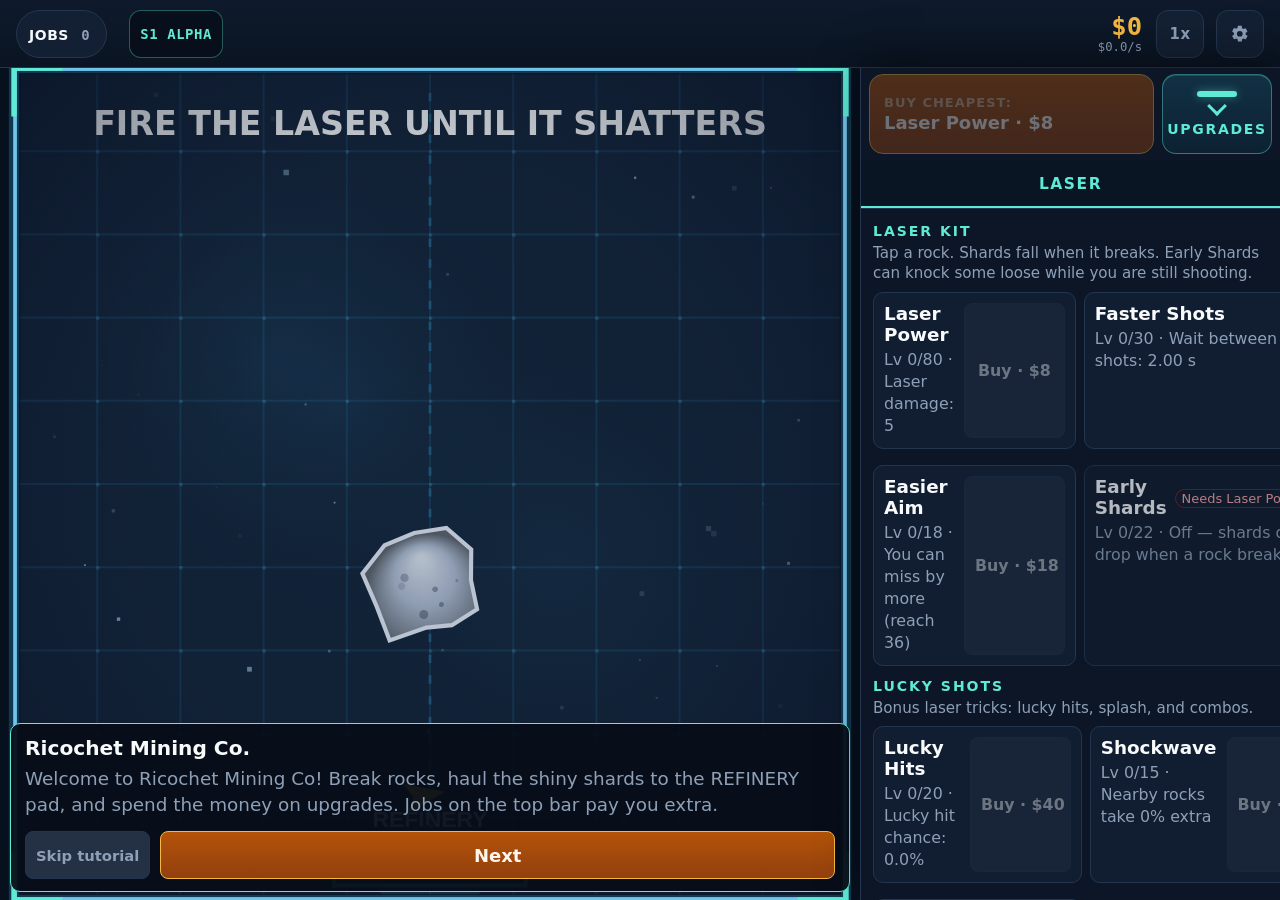
<file: index.html>
<!DOCTYPE html>
<html lang="en">
<head>
  <meta charset="UTF-8" />
  <meta name="viewport" content="width=device-width, initial-scale=1, viewport-fit=cover, maximum-scale=1, user-scalable=no, interactive-widget=overlays-content" />
  <meta name="theme-color" content="#070d18" />
  <meta name="color-scheme" content="dark" />
  <meta name="mobile-web-app-capable" content="yes" />
  <meta name="apple-mobile-web-app-capable" content="yes" />
  <meta name="apple-mobile-web-app-status-bar-style" content="black-translucent" />
  <meta name="apple-mobile-web-app-title" content="RicochetMine" />
  <meta name="application-name" content="RicochetMine" />
  <meta name="description" content="Tap rocks, haul shards, buy upgrades. Drills bounce off walls." />
  <title>Ricochet Mining Co.</title>
  <link rel="manifest" href="./manifest.json" />
  <link rel="icon" href="./icons/favicon.svg" type="image/svg+xml" />
  <link rel="apple-touch-icon" href="./icons/apple-touch-icon.png" />
  <link rel="stylesheet" href="./css/style.css?v=51" />
  <style>
    html, body, #app, #canvas-wrap, #playfield, #game-canvas {
      background: #070d18;
      color: #f8fafc;
    }
  </style>
</head>
<body>
  <div id="app">
    <header id="hud">
      <button id="btn-jobs" type="button" aria-label="Jobs">
        Jobs <span id="job-pip">0</span>
      </button>
      <span id="sector-badge">S1 Alpha</span>
      <div class="hud-money" title="Cash and income per second">
        <div class="hud-cash">$<span id="stat-credits">0</span></div>
        <div class="hud-rate">$<span id="stat-rate">0.0</span>/s</div>
      </div>
      <button id="btn-speed" type="button" aria-pressed="false" title="Toggle 2x speed">1x</button>
      <button id="btn-settings" type="button" aria-label="Settings" title="Settings">
        <svg viewBox="0 0 24 24" width="18" height="18" aria-hidden="true">
          <path fill="currentColor" d="M19.14 12.94c.04-.31.06-.63.06-.94s-.02-.63-.06-.94l2.03-1.58a.5.5 0 0 0 .12-.64l-1.92-3.32a.5.5 0 0 0-.6-.22l-2.39.96a7.03 7.03 0 0 0-1.63-.94l-.36-2.54A.5.5 0 0 0 13.9 2h-3.8a.5.5 0 0 0-.5.42l-.36 2.54c-.59.22-1.14.53-1.63.94l-2.39-.96a.5.5 0 0 0-.6.22L2.8 8.84a.5.5 0 0 0 .12.64L4.95 11.06c-.04.31-.06.63-.06.94s.02.63.06.94L2.92 14.52a.5.5 0 0 0-.12.64l1.92 3.32c.13.23.4.32.6.22l2.39-.96c.49.41 1.04.72 1.63.94l.36 2.54c.05.24.26.42.5.42h3.8c.24 0 .45-.18.5-.42l.36-2.54c.59-.22 1.14-.53 1.63-.94l2.39.96c.23.1.47 0 .6-.22l1.92-3.32a.5.5 0 0 0-.12-.64l-2.03-1.58zM12 15.5A3.5 3.5 0 1 1 12 8.5a3.5 3.5 0 0 1 0 7z"/>
        </svg>
      </button>
    </header>

    <div id="canvas-wrap">
      <div id="playfield">
        <canvas id="game-canvas" width="400" height="400"></canvas>
        <div id="event-banner" class="hidden"></div>
        <div id="toast-stack"></div>
        <div id="tap-meter"><span id="tap-meter-fill"></span></div>
      </div>
      <div id="coach-mark" class="hidden">
        <strong id="coach-title"></strong>
        <p id="coach-body"></p>
        <div id="coach-actions">
          <button id="coach-skip" type="button">Skip tutorial</button>
          <button id="coach-next" type="button">Next</button>
        </div>
      </div>
    </div>

    <section id="shop" data-open="0">
      <div id="sheet-peek">
        <button id="btn-deploy" type="button">
          <span class="peek-hint" id="deploy-hint">buy drill</span>
          <span id="deploy-label">0/1 · $10</span>
        </button>
        <button id="btn-next-buy" type="button" data-buy="">
          <span class="peek-hint">buy cheapest:</span>
          <span id="next-buy-label">Buy</span>
        </button>
        <button id="sheet-handle" type="button" aria-expanded="false" aria-controls="sheet-drawer" title="Open all upgrades">
          <span class="handle-bar" aria-hidden="true"></span>
          <span class="handle-chevron" aria-hidden="true"></span>
          <span id="sheet-label">Upgrades</span>
        </button>
      </div>
      <div id="sheet-drawer">
      <nav id="tabs" aria-label="Shop">
        <button type="button" class="tab active" data-tab="tap">Laser</button>
        <button type="button" class="tab hidden" data-tab="fleet">Drills</button>
        <button type="button" class="tab hidden" data-tab="haul">Haul</button>
        <button type="button" class="tab hidden" data-tab="scan">Survey</button>
        <button type="button" class="tab hidden" data-tab="sector">Claim</button>
      </nav>
      <div id="sheet-body">
        <div id="jobs-board"></div>
        <div id="tab-tap" class="tab-page active"></div>
        <div id="tab-fleet" class="tab-page"></div>
        <div id="tab-haul" class="tab-page"></div>
        <div id="tab-scan" class="tab-page"></div>
        <div id="tab-sector" class="tab-page"></div>
      </div>
      </div>
    </section>
  </div>

  <div id="settings-modal" class="modal hidden" role="dialog" aria-modal="true" aria-labelledby="settings-title" hidden inert>
    <div class="modal-body settings-sheet">
      <div class="settings-head">
        <h2 id="settings-title">Settings</h2>
        <button id="settings-close" type="button" class="ghost">Close</button>
      </div>
      <div class="settings-card">
        <label for="sfx-volume">SFX Volume</label>
        <div class="settings-row">
          <input id="sfx-volume" type="range" min="0" max="1" step="0.01" value="0.7" />
          <span id="sfx-volume-value">70%</span>
        </div>
      </div>
      <div class="settings-card">
        <label for="game-speed">Game speed</label>
        <select id="game-speed">
          <option value="0.5">0.5x</option>
          <option value="1" selected>1x</option>
          <option value="2">2x</option>
        </select>
      </div>
      <div class="settings-card">
        <label class="check-row"><input id="set-haptics" type="checkbox" checked /> Haptic taps</label>
        <label class="check-row"><input id="set-numbers" type="checkbox" checked /> Damage numbers</label>
        <label class="check-row"><input id="set-motion" type="checkbox" /> Reduced motion</label>
        <button id="btn-replay-tips" type="button" class="ghost">Replay tips</button>
      </div>
      <div class="settings-card">
        <h3>Install / save</h3>
        <p class="settings-copy">Install from the live Pages site in Chrome (Android WebAPK) or Safari (Add to Home Screen). The installed app launches fullscreen.</p>
        <div class="modal-actions">
          <button id="btn-install" type="button">How to install</button>
          <button id="btn-export" type="button">Export save</button>
          <button id="btn-import" type="button">Import save</button>
        </div>
        <p class="settings-copy">Ricochet Mining Co.</p>
      </div>
      <div class="settings-card">
        <h3>Your stats</h3>
        <p id="stat-ledger" class="settings-copy"></p>
      </div>
      <div class="settings-card danger">
        <h3>Danger zone</h3>
        <p class="settings-copy">Wipe your save. Two confirms, then press and hold.</p>
        <button id="btn-danger" type="button">Open danger zone</button>
      </div>
    </div>
  </div>

  <div id="install-help" class="modal hidden" role="dialog" aria-modal="true" aria-labelledby="install-help-title" hidden inert>
    <div class="modal-body">
      <h2 id="install-help-title">Install Ricochet</h2>
      <p><strong>Android Chrome:</strong> open the live Pages site, then the browser menu → <em>Install app</em> / Add to Home screen. That builds a WebAPK and launches fullscreen (no status bar).</p>
      <p><strong>iPhone / iPad:</strong> Safari → Share → Add to Home Screen.</p>
      <p><strong>Desktop Chrome:</strong> install icon in the address bar, or menu → Install app. Desktop stays windowed unless you use the browser fullscreen control.</p>
      <p>Install from <em>omegarusdev.github.io/ricochet-mining</em>, not from this README. Remove an old home-screen icon before reinstalling if the clock still shows.</p>
      <button id="install-help-close" type="button">Got it</button>
    </div>
  </div>

  <div id="offline-modal" class="modal hidden" role="dialog" aria-modal="true" hidden inert>
    <div class="modal-body">
      <h2>Night shift report</h2>
      <p id="offline-summary"></p>
      <button id="offline-dismiss" type="button">Continue mining</button>
    </div>
  </div>

  <div id="danger-modal" class="modal hidden" role="dialog" aria-modal="true" hidden inert>
    <div class="modal-body">
      <h2>Danger zone</h2>
      <p>This erases drills, haulers, upgrades, sectors, jobs, and lifetime stats. There is no recovery.</p>
      <div class="modal-actions">
        <button id="danger-cancel" type="button" class="ghost">Back</button>
        <button id="danger-continue" type="button">I understand</button>
      </div>
    </div>
  </div>

  <div id="reset-modal" class="modal hidden" role="dialog" aria-modal="true" hidden inert>
    <div class="modal-body">
      <h2>Factory reset</h2>
      <p>Hold the scuttle button to confirm total data destruction.</p>
      <button id="btn-hold-reset" type="button">Hold to scuttle company</button>
      <div id="hold-track"><span id="hold-fill"></span></div>
      <button id="reset-cancel" type="button" class="ghost">Abort</button>
    </div>
  </div>

  <div id="expand-modal" class="modal hidden" role="dialog" aria-modal="true" hidden inert>
    <div class="modal-body">
      <h2 id="expand-title">Expand sector</h2>
      <p id="expand-copy"></p>
      <div class="modal-actions">
        <button id="expand-cancel" type="button" class="ghost">Stay</button>
        <button id="expand-confirm" type="button">Expand</button>
      </div>
    </div>
  </div>

  <div id="save-modal" class="modal hidden" role="dialog" aria-modal="true" hidden inert>
    <div class="modal-body">
      <h2>Save transfer</h2>
      <p>Paste a backup to import, or copy the blob below.</p>
      <textarea id="save-area" rows="7" spellcheck="false"></textarea>
      <div class="modal-actions">
        <button id="save-cancel" type="button" class="ghost">Close</button>
        <button id="save-copy" type="button">Copy</button>
        <button id="save-apply" type="button">Import &amp; reload</button>
      </div>
    </div>
  </div>

  <script>
    window.addEventListener('error', function (event) {
      if (document.getElementById('boot-error')) return;
      var box = document.createElement('pre');
      box.id = 'boot-error';
      box.style.cssText = 'position:fixed;left:12px;right:12px;bottom:12px;z-index:50;background:#1e293b;color:#f8fafc;padding:12px;border:1px solid #ef4444;border-radius:8px;white-space:pre-wrap;';
      box.textContent = 'Load error: ' + (event.message || 'unknown');
      document.body.appendChild(box);
    });
  </script>
  <script type="module" src="./js/main.js?v=51"></script>
</body>
</html>
</file>
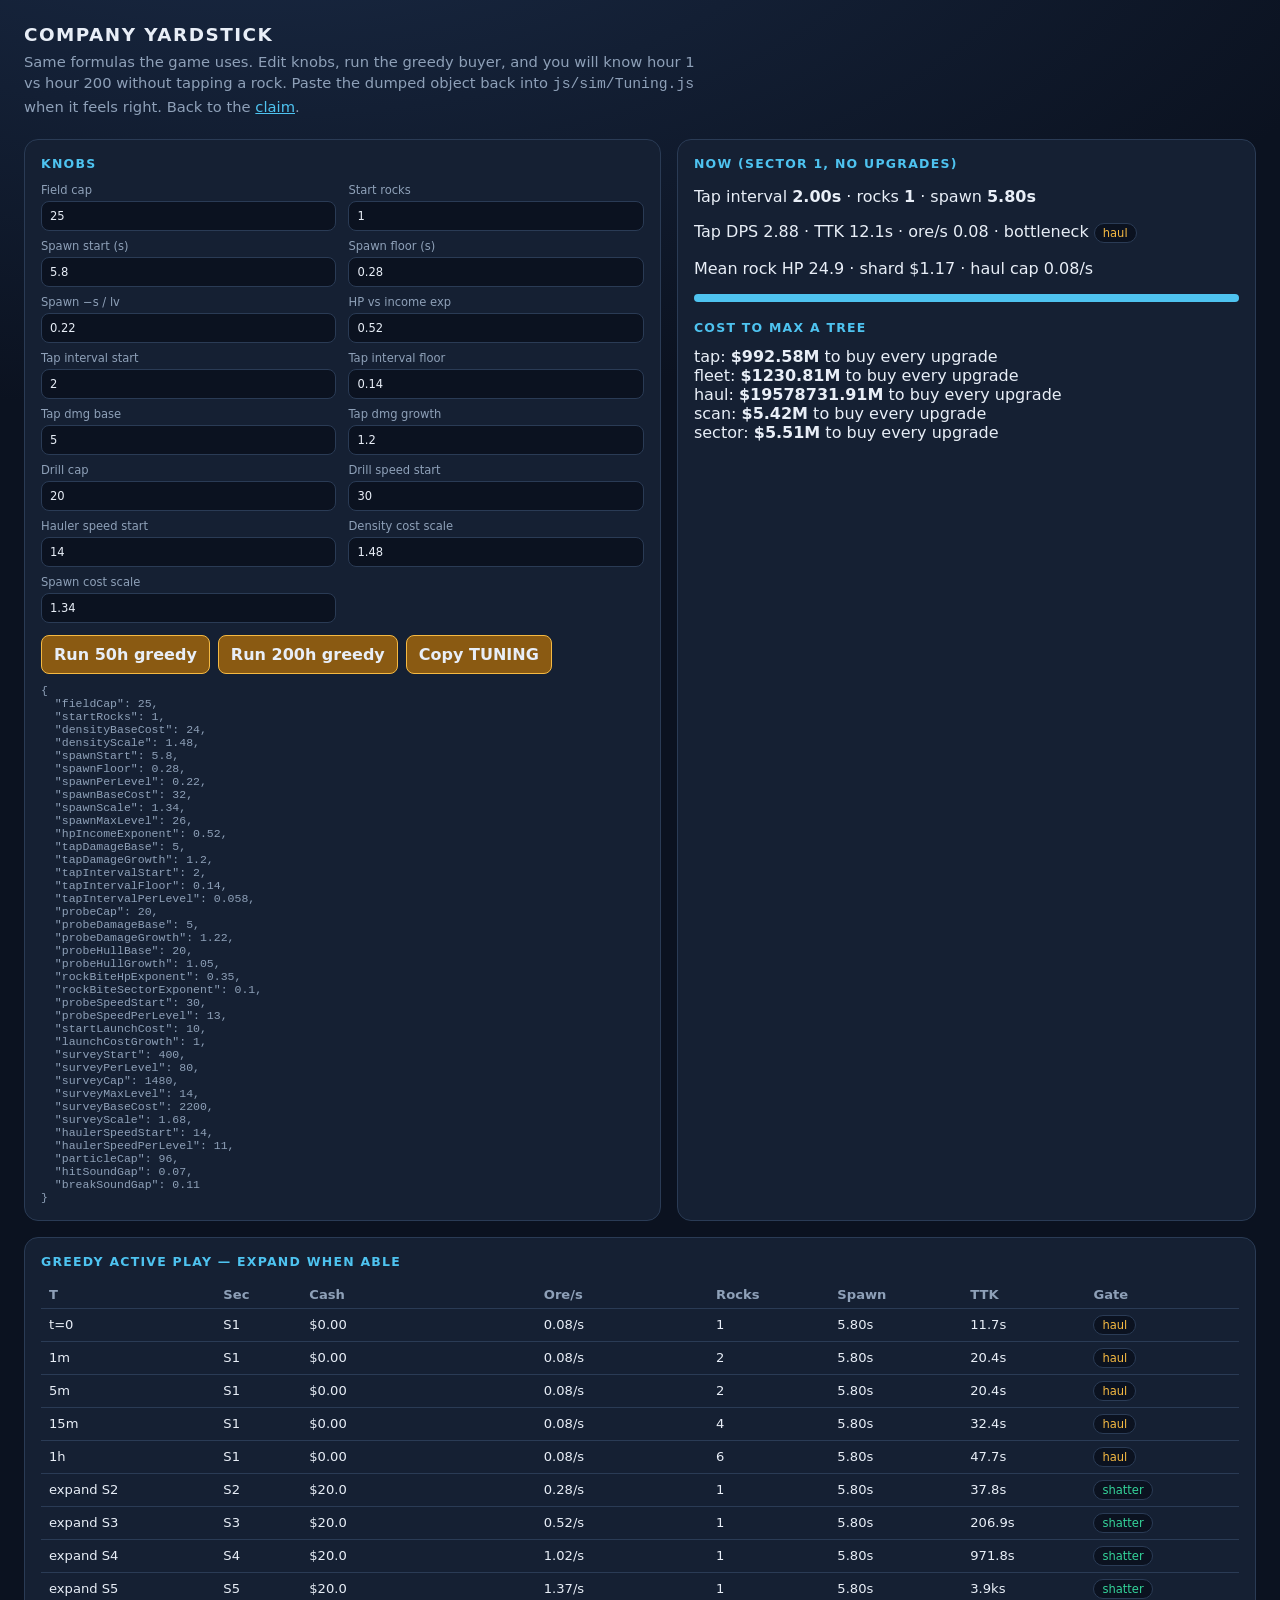
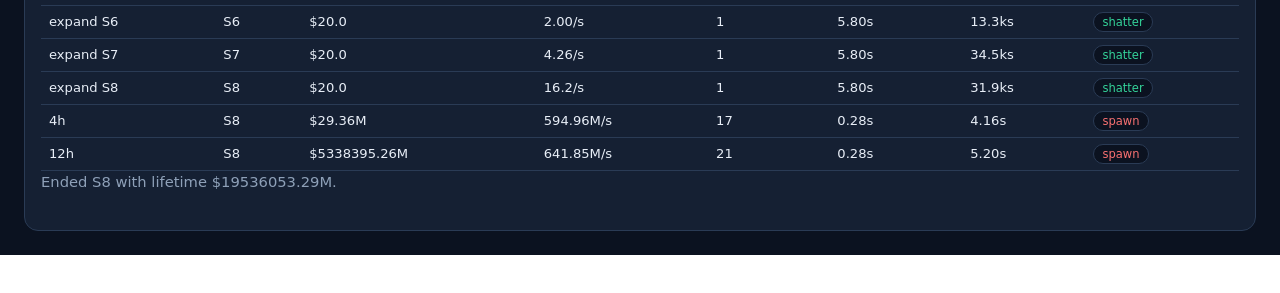
<file: balance.html>
<!DOCTYPE html>
<html lang="en">
<head>
  <meta charset="UTF-8" />
  <meta name="viewport" content="width=device-width, initial-scale=1" />
  <title>Yardstick — Ricochet Mining Co.</title>
  <style>
    :root {
      --bg: #0b1220;
      --panel: #152033;
      --line: #2a3b55;
      --text: #e8eef7;
      --muted: #8ea0b8;
      --gold: #f5b942;
      --cyan: #4ec3f0;
      --green: #34d399;
      --red: #f87171;
      font-family: ui-sans-serif, system-ui, sans-serif;
    }
    * { box-sizing: border-box; }
    body {
      margin: 0;
      background: radial-gradient(1200px 600px at 20% -10%, #1b2c48, var(--bg));
      color: var(--text);
      padding: 24px;
    }
    h1 { margin: 0 0 6px; font-size: 1.15rem; letter-spacing: 0.08em; text-transform: uppercase; }
    .sub { color: var(--muted); margin: 0 0 22px; max-width: 72ch; line-height: 1.45; font-size: 0.92rem; }
    a { color: var(--cyan); }
    .grid { display: grid; gap: 16px; grid-template-columns: 1.1fr 1fr; }
    @media (max-width: 960px) { .grid { grid-template-columns: 1fr; } }
    .card {
      background: var(--panel);
      border: 1px solid var(--line);
      border-radius: 14px;
      padding: 16px;
    }
    h2 { margin: 0 0 12px; font-size: 0.78rem; letter-spacing: 0.1em; text-transform: uppercase; color: var(--cyan); }
    table { width: 100%; border-collapse: collapse; font-variant-numeric: tabular-nums; font-size: 0.82rem; }
    th, td { text-align: left; padding: 6px 8px; border-bottom: 1px solid var(--line); }
    th { color: var(--muted); font-weight: 650; }
    .knobs { display: grid; grid-template-columns: 1fr 1fr; gap: 8px 12px; }
    label { display: flex; flex-direction: column; gap: 4px; font-size: 0.72rem; color: var(--muted); }
    input { background: #0b1220; color: var(--text); border: 1px solid var(--line); border-radius: 8px; padding: 7px 8px; font: inherit; }
    button {
      border: 1px solid var(--gold);
      background: #8a5a12;
      color: var(--text);
      font: inherit;
      font-weight: 700;
      padding: 9px 12px;
      border-radius: 8px;
      cursor: pointer;
    }
    .row { display: flex; gap: 8px; flex-wrap: wrap; margin-top: 12px; }
    .pill { display: inline-block; padding: 2px 8px; border-radius: 999px; background: #0b1220; border: 1px solid var(--line); font-size: 0.72rem; }
    .pill.haul { color: var(--gold); }
    .pill.spawn { color: var(--red); }
    .pill.shatter { color: var(--green); }
    pre { white-space: pre-wrap; font-size: 0.72rem; color: var(--muted); margin: 10px 0 0; }
    .bar { height: 8px; background: #0b1220; border-radius: 99px; overflow: hidden; }
    .bar > span { display: block; height: 100%; background: var(--cyan); }
  </style>
</head>
<body>
  <h1>Company yardstick</h1>
  <p class="sub">
    Same formulas the game uses. Edit knobs, run the greedy buyer, and you will know hour 1 vs hour 200
    without tapping a rock. Paste the dumped object back into <code>js/sim/Tuning.js</code> when it feels right.
    Back to the <a href="./index.html">claim</a>.
  </p>
  <div class="grid">
    <section class="card">
      <h2>Knobs</h2>
      <div class="knobs" id="knobs"></div>
      <div class="row">
        <button id="run" type="button">Run 50h greedy</button>
        <button id="run200" type="button">Run 200h greedy</button>
        <button id="copy" type="button">Copy TUNING</button>
      </div>
      <pre id="dump"></pre>
    </section>
    <section class="card">
      <h2>Now (sector 1, no upgrades)</h2>
      <div id="now"></div>
      <h2 style="margin-top:18px">Cost to max a tree</h2>
      <div id="costs"></div>
    </section>
  </div>
  <section class="card" style="margin-top:16px">
    <h2>Greedy active play — expand when able</h2>
    <div id="log"></div>
  </section>
  <script type="module">
    import { TUNING } from './js/sim/Tuning.js?v=50';
    import { catalogCosts, simulateGreedy, snapshot } from './js/sim/Economy.js';
    import { applyTuningToUpgrades, zeroUpgrades } from './js/ui/Upgrades.js';

    const knobs = [
      ['fieldCap', 'Field cap'],
      ['startRocks', 'Start rocks'],
      ['spawnStart', 'Spawn start (s)'],
      ['spawnFloor', 'Spawn floor (s)'],
      ['spawnPerLevel', 'Spawn −s / lv'],
      ['hpIncomeExponent', 'HP vs income exp'],
      ['tapIntervalStart', 'Tap interval start'],
      ['tapIntervalFloor', 'Tap interval floor'],
      ['tapDamageBase', 'Tap dmg base'],
      ['tapDamageGrowth', 'Tap dmg growth'],
      ['probeCap', 'Drill cap'],
      ['probeSpeedStart', 'Drill speed start'],
      ['haulerSpeedStart', 'Hauler speed start'],
      ['densityScale', 'Density cost scale'],
      ['spawnScale', 'Spawn cost scale']
    ];

    const box = document.getElementById('knobs');
    for (const [key, label] of knobs) {
      const el = document.createElement('label');
      el.innerHTML = `${label}<input data-key="${key}" type="number" step="any" value="${TUNING[key]}" />`;
      box.appendChild(el);
    }

    function readKnobs() {
      for (const input of box.querySelectorAll('input')) {
        const n = Number(input.value);
        if (Number.isFinite(n)) TUNING[input.dataset.key] = n;
      }
      applyTuningToUpgrades();
    }

    function fmt(n) {
      if (!Number.isFinite(n)) return '∞';
      if (Math.abs(n) >= 1e6) return `${(n / 1e6).toFixed(2)}M`;
      if (Math.abs(n) >= 1000) return `${(n / 1000).toFixed(1)}k`;
      return n.toFixed(n >= 10 ? 1 : 2);
    }

    function renderNow() {
      const snap = snapshot(zeroUpgrades(), 1, null, { tapping: true, probes: 0 });
      document.getElementById('now').innerHTML = `
        <p>Tap interval <strong>${snap.tapInterval.toFixed(2)}s</strong> · rocks <strong>${snap.maxAsteroids}</strong> · spawn <strong>${snap.spawnDelay.toFixed(2)}s</strong></p>
        <p>Tap DPS ${fmt(snap.tapDps)} · TTK ${fmt(snap.ttk)}s · ore/s ${fmt(snap.orePerSec)} · bottleneck <span class="pill ${snap.bottleneck}">${snap.bottleneck}</span></p>
        <p>Mean rock HP ${fmt(snap.belt.hp)} · shard $${fmt(snap.belt.value)} · haul cap ${fmt(snap.haulCap)}/s</p>
        <div class="bar"><span style="width:${Math.round(Math.min(1, snap.fill) * 100)}%"></span></div>
      `;
      const costs = catalogCosts();
      document.getElementById('costs').innerHTML = Object.entries(costs.byTab)
        .map(([tab, sum]) => `<div>${tab}: <strong>$${fmt(sum)}</strong> to buy every upgrade</div>`)
        .join('');
    }

    function renderLog(result) {
      const rows = result.log.map((row) => `
        <tr>
          <td>${row.label}</td>
          <td>S${row.sector}</td>
          <td>$${fmt(row.credits)}</td>
          <td>${fmt(row.orePerSec)}/s</td>
          <td>${row.rocks}</td>
          <td>${row.spawn.toFixed(2)}s</td>
          <td>${fmt(row.ttk)}s</td>
          <td><span class="pill ${row.bottleneck}">${row.bottleneck}</span></td>
        </tr>`).join('');
      document.getElementById('log').innerHTML = `
        <table>
          <thead><tr><th>T</th><th>Sec</th><th>Cash</th><th>Ore/s</th><th>Rocks</th><th>Spawn</th><th>TTK</th><th>Gate</th></tr></thead>
          <tbody>${rows}</tbody>
        </table>
        <p class="sub">Ended S${result.sectorLevel} with lifetime $${fmt(result.harvested)}.</p>
      `;
    }

    function dumpTuning() {
      document.getElementById('dump').textContent = JSON.stringify(TUNING, null, 2);
    }

    document.getElementById('run').onclick = () => {
      readKnobs();
      renderNow();
      renderLog(simulateGreedy({ hours: 50, tapping: true, expand: true }));
      dumpTuning();
    };
    document.getElementById('run200').onclick = () => {
      readKnobs();
      renderNow();
      renderLog(simulateGreedy({ hours: 200, tapping: true, expand: true }));
      dumpTuning();
    };
    document.getElementById('copy').onclick = async () => {
      readKnobs();
      dumpTuning();
      await navigator.clipboard.writeText(JSON.stringify(TUNING, null, 2));
    };

    renderNow();
    dumpTuning();
    renderLog(simulateGreedy({ hours: 12, tapping: true, expand: true }));
  </script>
</body>
</html>
</file>
<file: css/style.css>
:root {
  --bg: #070d18;
  --bg-deep: #041018;
  --panel: #0c1626;
  --panel-2: #111e31;
  --line: #24364f;
  --text: #f4f7fb;
  --muted: #8ea0b8;
  --gold: #f5b942;
  --gold-dim: #92400e;
  --cyan: #5eead4;
  --cyan-dim: #155e75;
  --green: #34d399;
  --red: #f87171;
  --font: 'Segoe UI', system-ui, sans-serif;
  --mono: ui-monospace, SFMono-Regular, Menlo, monospace;
  --peek: 92px;
  --hud: 68px;
  --sheet-drawer: min(52dvh, 28rem, calc(100dvh - var(--hud) - var(--peek) - var(--safe-t) - var(--safe-b) - 96px));
  --safe-t: env(safe-area-inset-top, 0px);
  --safe-b: env(safe-area-inset-bottom, 0px);
  --safe-l: env(safe-area-inset-left, 0px);
  --safe-r: env(safe-area-inset-right, 0px);
}

* {
  box-sizing: border-box;
}

html {
  font-size: 18px;
}

html,
body {
  margin: 0;
  width: 100%;
  height: 100%;
  max-width: 100%;
  background: var(--bg);
  color: var(--text);
  font-family: var(--font);
  overflow: hidden;
  overscroll-behavior: none;
  -webkit-tap-highlight-color: transparent;
  -webkit-text-size-adjust: 100%;
  text-size-adjust: 100%;
  touch-action: none;
}

#app {
  position: fixed;
  inset: 0;
  width: auto;
  height: auto;
  max-width: 100%;
  max-height: 100%;
  display: grid;
  grid-template-columns: minmax(0, 1fr);
  grid-template-rows: calc(var(--hud) + var(--safe-t)) minmax(0, 1fr) auto;
  min-width: 0;
  min-height: 0;
  overflow: hidden;
  overscroll-behavior: none;
  padding-left: var(--safe-l);
  padding-right: var(--safe-r);
  background:
    radial-gradient(120% 80% at 50% 0%, #12304a 0%, transparent 55%),
    var(--bg);
}

#app[data-sheet='1'] {
  grid-template-rows: calc(var(--hud) + var(--safe-t)) minmax(0, 1fr) auto;
}

#hud {
  --hud-fs: 16;
  --hud-tap: 44px;
  display: flex;
  align-items: center;
  gap: 8px;
  padding: var(--safe-t) 10px 0 10px;
  min-width: 0;
  min-height: calc(var(--hud) + var(--safe-t));
  overflow: hidden;
  border-bottom: 1px solid var(--line);
  background: linear-gradient(180deg, #0e1a2c 0%, #0a1422 100%);
  touch-action: manipulation;
  font-size: calc(var(--hud-fs) * 1px);
}

#btn-speed {
  flex: 0 0 auto;
  min-width: var(--hud-tap);
  min-height: var(--hud-tap);
  height: var(--hud-tap);
  padding: 1px 10px 0;
  border: 1px solid var(--line);
  background: #132033;
  color: var(--muted);
  font: inherit;
  font-size: 0.88em;
  font-weight: 800;
  letter-spacing: 0.04em;
  line-height: 1;
  border-radius: 12px;
  display: inline-flex;
  align-items: center;
  justify-content: center;
  cursor: pointer;
}

#btn-speed.on {
  border-color: var(--gold);
  color: var(--gold);
  background: #2a1a08;
  box-shadow: 0 0 0 1px rgba(245, 185, 66, 0.35);
}

.hud-money {
  flex: 0 0 auto;
  margin-left: auto;
  min-width: 0;
  padding: 0 2px;
  text-align: right;
  line-height: 1.12;
  letter-spacing: 0;
}

.hud-cash {
  font-family: var(--mono);
  font-weight: 700;
  font-size: 1.5em;
  letter-spacing: 0;
  color: var(--gold);
  font-variant-numeric: tabular-nums;
  white-space: nowrap;
}

.hud-rate {
  font-family: var(--mono);
  font-size: 0.72em;
  letter-spacing: 0;
  color: var(--muted);
  white-space: nowrap;
}

#btn-jobs {
  flex: 0 0 auto;
  border: 1px solid var(--line);
  background: #132033;
  color: var(--text);
  font: inherit;
  font-size: 0.82em;
  font-weight: 800;
  letter-spacing: 0.04em;
  line-height: 1;
  text-transform: uppercase;
  padding: 5px 12px 0;
  min-height: var(--hud-tap);
  height: var(--hud-tap);
  border-radius: 999px;
  display: flex;
  align-items: center;
  gap: 8px;
  cursor: pointer;
}

#btn-jobs.ready {
  border-color: var(--green);
  color: var(--green);
  box-shadow: 0 0 0 1px rgba(52, 211, 153, 0.35);
}

#job-pip {
  min-width: 1.25em;
  text-align: center;
  font-family: var(--mono);
  font-size: 1em;
}

#btn-jobs:not(.ready) #job-pip {
  color: var(--muted);
}

#btn-settings {
  flex: 0 0 auto;
  width: var(--hud-tap);
  height: var(--hud-tap);
  border: 1px solid var(--line);
  background: #132033;
  color: var(--muted);
  border-radius: 12px;
  display: grid;
  place-items: center;
  cursor: pointer;
}

#btn-settings svg {
  width: calc(var(--hud-fs) * 1.15px);
  height: calc(var(--hud-fs) * 1.15px);
}

#canvas-wrap {
  position: relative;
  display: flex;
  flex-direction: column;
  min-width: 0;
  min-height: 0;
  overflow: hidden;
  background: #070d18;
}

#playfield {
  position: relative;
  flex: 1 1 auto;
  min-height: 0;
  overflow: hidden;
}

#game-canvas {
  position: absolute;
  inset: 0;
  z-index: 1;
  display: block;
  width: 100%;
  height: 100%;
  min-height: 0;
  touch-action: none;
  cursor: crosshair;
}

#sector-badge {
  flex: 0 0 auto;
  z-index: 3;
  display: flex;
  align-items: center;
  min-height: var(--hud-tap);
  height: var(--hud-tap);
  margin-left: 10px;
  font-family: var(--mono);
  font-size: 0.82em;
  font-weight: 700;
  letter-spacing: 0.04em;
  line-height: 1;
  text-transform: uppercase;
  color: var(--cyan);
  border: 1px solid rgba(94, 234, 212, 0.35);
  background: rgba(7, 13, 24, 0.72);
  padding: 3px 10px 0;
  border-radius: 12px;
  pointer-events: none;
  white-space: nowrap;
}

#btn-deploy {
  min-width: 0;
  min-height: 64px;
  margin: 0;
  border: 1px solid var(--cyan);
  background: linear-gradient(180deg, #155e75 0%, #0e4a5c 100%);
  color: #ecfeff;
  font: inherit;
  font-size: 1rem;
  font-weight: 800;
  letter-spacing: 0.04em;
  border-radius: 14px;
  box-shadow: inset 0 1px 0 rgba(165, 243, 252, 0.18);
  cursor: pointer;
  text-align: left;
  padding: 6px 12px;
  display: flex;
  flex-direction: column;
  justify-content: center;
  align-items: flex-start;
  gap: 2px;
  overflow: hidden;
}

#btn-deploy:disabled {
  opacity: 0.45;
  cursor: not-allowed;
  box-shadow: none;
}

#btn-deploy.hidden {
  display: none !important;
}

#tap-meter {
  position: absolute;
  left: 14%;
  right: 14%;
  bottom: 10px;
  height: 4px;
  border-radius: 99px;
  background: rgba(36, 54, 79, 0.9);
  overflow: hidden;
  pointer-events: none;
}

#tap-meter-fill {
  display: block;
  width: 100%;
  height: 100%;
  background: var(--cyan);
  transform-origin: left center;
  transform: scaleX(1);
}

#shop {
  position: relative;
  z-index: 8;
  display: grid;
  grid-template-rows: auto;
  min-width: 0;
  min-height: 0;
  overflow: visible;
  clip-path: inset(-100vh 0 0 0);
  background: var(--panel);
  border-top: 1px solid var(--line);
  box-shadow: 0 -12px 40px rgba(0, 0, 0, 0.35);
}

#sheet-drawer {
  position: absolute;
  left: 0;
  right: 0;
  bottom: 100%;
  z-index: 1;
  height: var(--sheet-drawer);
  display: grid;
  grid-template-rows: auto minmax(0, 1fr);
  min-width: 0;
  min-height: 0;
  overflow: hidden;
  background: var(--panel);
  border-top: 1px solid var(--line);
  box-shadow: 0 -18px 40px rgba(0, 0, 0, 0.45);
  transform: translate3d(0, 100%, 0);
  transition: transform 0.38s cubic-bezier(0.22, 1, 0.36, 1);
  will-change: transform;
  pointer-events: none;
}

#shop[data-open='1'] #sheet-drawer {
  transform: translate3d(0, 0, 0);
  pointer-events: auto;
}

#sheet-peek {
  position: relative;
  z-index: 2;
  display: grid;
  grid-template-columns: minmax(0, 1fr) minmax(0, 1.35fr) minmax(0, 110px);
  grid-template-rows: minmax(0, 1fr);
  align-items: stretch;
  gap: 8px;
  min-width: 0;
  width: 100%;
  min-height: var(--peek);
  padding: 6px 8px calc(6px + var(--safe-b));
  background: var(--panel);
}

#sheet-peek:has(#btn-deploy.hidden) {
  grid-template-columns: minmax(0, 1fr) minmax(0, 110px);
}

#sheet-handle {
  width: 100%;
  min-width: 0;
  max-width: 110px;
  border: 1px solid rgba(94, 234, 212, 0.4);
  background: linear-gradient(180deg, #123044 0%, #0c2233 100%);
  color: var(--cyan);
  display: flex;
  flex-direction: column;
  align-items: center;
  justify-content: center;
  gap: 6px;
  cursor: pointer;
  font: inherit;
  touch-action: none;
  min-height: 64px;
  margin: 0;
  border-radius: 14px;
  box-shadow: inset 0 1px 0 rgba(94, 234, 212, 0.18);
}

.handle-bar {
  width: 40px;
  height: 6px;
  border-radius: 99px;
  background: var(--cyan);
  box-shadow: 0 0 10px rgba(94, 234, 212, 0.45);
}

.handle-chevron {
  width: 14px;
  height: 14px;
  border-left: 3px solid var(--cyan);
  border-top: 3px solid var(--cyan);
  transform: rotate(45deg);
  margin-bottom: -2px;
}

#shop[data-open='1'] .handle-chevron {
  transform: rotate(-135deg);
  margin-bottom: 2px;
  margin-top: -4px;
}

#sheet-label {
  font-size: 0.78rem;
  font-weight: 800;
  letter-spacing: 0.12em;
  text-transform: uppercase;
}

#btn-next-buy {
  margin: 0;
  min-width: 0;
  min-height: 64px;
  border: 1px solid var(--gold);
  background: linear-gradient(180deg, #b45309 0%, #92400e 100%);
  color: #fff7ed;
  font: inherit;
  font-size: 1rem;
  font-weight: 800;
  border-radius: 14px;
  cursor: pointer;
  text-align: left;
  padding: 6px 14px;
  display: flex;
  flex-direction: column;
  justify-content: center;
  align-items: flex-start;
  gap: 2px;
  overflow: hidden;
}

.peek-hint {
  font-size: 0.72rem;
  font-weight: 700;
  letter-spacing: 0.08em;
  text-transform: uppercase;
  color: rgba(255, 247, 237, 0.55);
}

#btn-deploy .peek-hint {
  color: rgba(236, 254, 255, 0.55);
}

#deploy-label,
#next-buy-label {
  white-space: nowrap;
  overflow: hidden;
  text-overflow: ellipsis;
  max-width: 100%;
}

#btn-next-buy:disabled {
  opacity: 0.4;
  cursor: not-allowed;
}

#btn-deploy,
#sheet-handle,
#btn-next-buy {
  grid-row: 1;
}

#sheet-peek:has(#btn-deploy.hidden) #btn-next-buy {
  grid-column: 1;
}

#sheet-peek:has(#btn-deploy.hidden) #sheet-handle {
  grid-column: 2;
}

#tabs {
  display: grid;
  min-width: 0;
  min-height: 0;
  overflow: hidden;
  grid-template-columns: repeat(5, minmax(0, 1fr));
  border-bottom: 1px solid var(--line);
  background: #0a1524;
}

.tab {
  border: 0;
  background: transparent;
  color: var(--muted);
  font: inherit;
  font-size: 0.78rem;
  font-weight: 800;
  letter-spacing: 0.04em;
  text-transform: uppercase;
  padding: 12px 2px;
  min-width: 0;
  min-height: 48px;
  overflow: hidden;
  text-overflow: ellipsis;
  cursor: pointer;
}

.tab.active {
  color: var(--cyan);
  box-shadow: inset 0 -2px 0 var(--cyan);
}

.tab.hidden {
  display: none;
}

#sheet-body {
  overflow-y: auto;
  overflow-x: hidden;
  min-height: 0;
  padding: 10px 12px 16px;
  -webkit-overflow-scrolling: touch;
  touch-action: pan-y;
}

#jobs-board {
  display: none;
}

#shop[data-jobs-panel='1'] #jobs-board {
  display: block;
}

.jobs-back {
  width: 100%;
  margin: 0 0 10px;
  min-height: 44px;
  cursor: pointer;
}

#shop[data-jobs-panel='1'] .tab-page {
  display: none;
}

.tab-page {
  display: none;
}

.tab-page.active {
  display: block;
}

.upgrade-card,
.sector-card,
.settings-card,
.job-card {
  background: var(--panel-2);
  border: 1px solid var(--line);
  border-radius: 10px;
  padding: 10px;
  margin-bottom: 8px;
}

.upgrade-card {
  display: flex;
  align-items: stretch;
  gap: 10px;
  cursor: pointer;
}

.upgrade-buy {
  display: flex;
  align-items: stretch;
  gap: 10px;
  flex: 1 1 auto;
  min-width: 0;
}

.upgrade-info {
  display: none;
  min-width: 0;
  width: 100%;
}

.upgrade-card.is-info {
  flex-direction: column;
  cursor: pointer;
}

.upgrade-card.is-info .upgrade-buy {
  display: none;
}

.upgrade-card.is-info .upgrade-info {
  display: block;
}

.upgrade-help {
  margin: 0 0 8px;
  color: var(--text);
  font-size: 0.92rem;
  line-height: 1.4;
}

.upgrade-info-hint {
  margin: 8px 0 0;
  color: var(--muted);
  font-size: 0.78rem;
  letter-spacing: 0.04em;
  text-transform: uppercase;
}

.upgrade-main {
  flex: 1 1 auto;
  min-width: 0;
}

.upgrade-card h3,
.sector-card h3,
.settings-card h3,
.job-card h3 {
  margin: 0 0 4px;
  font-size: 1.02rem;
}

.upgrade-card p,
.sector-card p,
.job-card p {
  margin: 0;
  color: var(--muted);
  font-size: 0.88rem;
}

.job-card p,
.job-card .upgrade-meta {
  margin: 0 0 6px;
}

.upgrade-card button,
.sector-card button,
.jobs-back,
#offline-dismiss,
#install-help-close,
.modal-actions button,
#btn-danger,
#btn-hold-reset,
#settings-close {
  border: 1px solid var(--gold);
  background: var(--gold-dim);
  color: var(--text);
  font: inherit;
  font-size: 0.88rem;
  font-weight: 700;
  padding: 10px 12px;
  min-height: 44px;
  border-radius: 8px;
  cursor: pointer;
}

.upgrade-card button {
  flex: 0 0 auto;
  width: auto;
  min-width: 5.6rem;
  max-width: 46%;
  align-self: stretch;
  white-space: nowrap;
  padding: 8px 10px;
}

.sector-card button {
  width: 100%;
  margin-top: 8px;
}

.upgrade-card button:disabled,
.sector-card button:disabled {
  opacity: 0.4;
  cursor: not-allowed;
  border-color: var(--line);
  background: #243044;
}

.upgrade-card.maxed button {
  border-color: var(--green);
  background: #065f46;
}

.upgrade-meta,
.sector-meta,
.settings-copy {
  margin: 0;
  font-size: 0.86rem;
  color: var(--muted);
  line-height: 1.4;
}

.sector-meta,
.settings-copy {
  margin: 0 0 8px;
}

.group-title {
  margin: 4px 0 8px;
  font-size: 0.78rem;
  letter-spacing: 0.14em;
  text-transform: uppercase;
  color: var(--cyan);
}

.group-blurb {
  margin: -4px 0 8px;
  font-size: 0.84rem;
  color: var(--muted);
  line-height: 1.35;
}

.upgrade-grid {
  display: grid;
  grid-template-columns: 1fr;
  gap: 0;
}

.upgrade-head {
  display: flex;
  align-items: center;
  justify-content: space-between;
  gap: 8px;
}

.perm {
  font-size: 0.72rem;
  color: var(--green);
  border: 1px solid var(--green);
  border-radius: 99px;
  padding: 1px 6px;
}

.lock {
  font-size: 0.72rem;
  color: #fca5a5;
  border: 1px solid #7f1d1d;
  border-radius: 99px;
  padding: 1px 6px;
  white-space: nowrap;
}

.upgrade-card.locked {
  opacity: 0.72;
}

.sector-card.current {
  border-color: var(--cyan);
}

.sector-card.locked {
  opacity: 0.7;
}

.settings-card label {
  display: block;
  font-size: 0.95rem;
  font-weight: 650;
  margin-bottom: 8px;
}

.settings-row {
  display: flex;
  align-items: center;
  gap: 10px;
}

#sfx-volume,
#game-speed {
  width: 100%;
}

#sfx-volume-value {
  color: var(--muted);
  font-size: 0.8rem;
  min-width: 3ch;
}

#game-speed {
  background: var(--bg);
  color: var(--text);
  border: 1px solid var(--line);
  border-radius: 6px;
  padding: 8px;
  font: inherit;
}

.modal.hidden,
.hidden {
  display: none !important;
}

.modal {
  position: fixed;
  inset: 0;
  z-index: 20;
  display: flex;
  align-items: center;
  justify-content: center;
  padding: 16px;
  background: rgba(2, 6, 23, 0.78);
}

#danger-modal,
#reset-modal,
#save-modal,
#expand-modal,
#install-help {
  z-index: 30;
}

#settings-modal .settings-sheet {
  width: min(420px, 100%);
  max-height: min(88dvh, 760px);
  overflow-y: auto;
  overflow-x: hidden;
  touch-action: pan-y;
}

.settings-head {
  display: flex;
  align-items: center;
  justify-content: space-between;
  gap: 12px;
  margin-bottom: 12px;
  position: sticky;
  top: 0;
  z-index: 1;
  background: var(--panel);
  padding-bottom: 8px;
}

.settings-head h2 {
  margin: 0;
}

#settings-close {
  flex: 0 0 auto;
  width: auto;
  padding: 7px 12px;
}

.modal .modal-body {
  width: min(360px, 100%);
  border: 1px solid var(--line);
  border-radius: 12px;
  background: var(--panel);
  color: var(--text);
}

.modal-body {
  padding: 18px 16px;
}

.modal-body h2 {
  margin: 0 0 8px;
  font-size: 1.18rem;
}

.modal-body p {
  margin: 0 0 14px;
  color: var(--muted);
  font-size: 1rem;
  line-height: 1.45;
}

#hold-track {
  height: 8px;
  border-radius: 99px;
  background: #0f172a;
  overflow: hidden;
  margin: 10px 0 12px;
}

#hold-fill {
  display: block;
  width: 0;
  height: 100%;
  background: var(--red);
}

.check-row {
  display: flex;
  align-items: center;
  gap: 8px;
  margin-bottom: 8px;
  font-size: 0.95rem;
}

.settings-card.danger {
  border-color: var(--red);
}

.ghost {
  border-color: var(--line) !important;
  background: #243044 !important;
}

#install-help-close {
  width: 100%;
}

.modal-actions {
  display: flex;
  gap: 8px;
  flex-wrap: wrap;
}

.modal-actions button,
#btn-hold-reset,
#reset-cancel {
  flex: 1;
  width: 100%;
  padding: 10px;
}

#btn-hold-reset {
  border-color: var(--red);
  background: #7f1d1d;
}

#event-banner {
  position: absolute;
  top: 8px;
  left: 62px;
  right: 72px;
  z-index: 3;
  pointer-events: none;
  text-align: center;
  font-size: 0.82rem;
  font-weight: 700;
  letter-spacing: 0.02em;
  padding: 6px 8px;
  border-radius: 8px;
  border: 1px solid var(--gold);
  background: rgba(15, 23, 42, 0.86);
}

#toast-stack {
  position: absolute;
  top: 58px;
  left: 10px;
  right: 10px;
  z-index: 4;
  display: flex;
  flex-direction: column;
  gap: 6px;
  pointer-events: none;
}

.toast {
  background: rgba(30, 41, 59, 0.92);
  border: 1px solid var(--cyan);
  border-radius: 8px;
  padding: 7px 10px;
  font-size: 0.88rem;
  font-weight: 650;
  text-align: center;
}

#coach-mark {
  flex: 0 0 auto;
  margin: 8px 10px 8px;
  z-index: 5;
  background: rgba(7, 13, 24, 0.94);
  border: 1px solid var(--cyan);
  border-radius: 10px;
  padding: 12px 14px;
  pointer-events: none;
}

/* Expanded upgrades sheet: keep tips on the visible field above the drawer. */
#app[data-sheet='1'] #coach-mark {
  position: absolute;
  left: 10px;
  right: 10px;
  top: 8px;
  bottom: auto;
  margin: 0;
  flex: none;
}

#coach-mark strong {
  display: block;
  font-size: 1.12rem;
  margin-bottom: 6px;
}

#coach-mark p {
  margin: 0 0 12px;
  color: var(--muted);
  font-size: 1.02rem;
  line-height: 1.45;
}

#coach-actions {
  display: flex;
  justify-content: space-between;
  align-items: stretch;
  gap: 10px;
  pointer-events: auto;
}

#coach-skip {
  flex: 0 0 auto;
  min-width: 5.4rem;
  max-width: 38%;
  border: 1px solid var(--line);
  background: #243044;
  color: var(--muted);
  font: inherit;
  font-size: 0.82rem;
  font-weight: 700;
  padding: 8px 10px;
  min-height: 44px;
  border-radius: 8px;
}

#coach-next {
  flex: 1 1 auto;
  min-width: 8rem;
  border: 1px solid var(--gold);
  background: linear-gradient(180deg, #b45309 0%, #92400e 100%);
  color: #fff7ed;
  font: inherit;
  font-size: 1rem;
  font-weight: 800;
  padding: 8px 16px;
  min-height: 48px;
  border-radius: 8px;
}

#app[data-coach='jobs'] #btn-jobs {
  box-shadow: 0 0 0 3px rgba(94, 234, 212, 0.7), 0 8px 24px rgba(6, 182, 212, 0.28);
}

.job-pay {
  color: var(--gold);
  font-size: 0.86rem;
  font-weight: 700;
}

.job-track {
  height: 5px;
  border-radius: 99px;
  background: #1e293b;
  overflow: hidden;
  margin: 0 0 8px;
}

.job-track span {
  display: block;
  height: 100%;
  background: var(--cyan);
}

.job-card.ready {
  border-color: var(--green);
}

.job-card button {
  border: 1px solid var(--gold);
  background: var(--gold-dim);
  color: var(--text);
  font: inherit;
  font-size: 0.88rem;
  font-weight: 700;
  padding: 10px 12px;
  min-height: 44px;
  border-radius: 8px;
  width: 100%;
}

.job-card button:disabled {
  opacity: 0.4;
  border-color: var(--line);
  background: #243044;
}

#save-area {
  width: 100%;
  margin: 0 0 12px;
  background: #0f172a;
  color: var(--text);
  border: 1px solid var(--line);
  border-radius: 8px;
  padding: 8px;
  font: 0.84rem/1.4 var(--mono);
}

#btn-replay-tips {
  width: 100%;
  margin-top: 8px;
}

button,
input,
select,
textarea {
  touch-action: manipulation;
}

button:focus-visible,
select:focus-visible,
input:focus-visible,
textarea:focus-visible {
  outline: 2px solid var(--cyan);
  outline-offset: 2px;
}

@media (min-width: 720px) {
  .upgrade-grid {
    grid-template-columns: 1fr 1fr;
    gap: 8px;
  }
}

@media (min-width: 900px) {
  .tab {
    font-size: 0.86rem;
    letter-spacing: 0.1em;
    padding: 12px 4px;
  }

  #app,
  #app[data-sheet='1'] {
    display: grid;
    grid-template-columns: minmax(0, 1fr) min(420px, 38vw);
    grid-template-rows: calc(var(--hud) + var(--safe-t)) minmax(0, 1fr);
  }

  #hud {
    --hud-fs: 17;
    --hud-tap: 48px;
    grid-column: 1 / -1;
    gap: 12px;
    padding-left: 16px;
    padding-right: 16px;
  }

  #canvas-wrap {
    grid-column: 1;
  }

  #shop {
    grid-column: 2;
    grid-row: 2;
    grid-template-rows: auto minmax(0, 1fr);
    overflow: hidden;
    clip-path: none;
    border-top: none;
    border-left: 1px solid var(--line);
    height: 100%;
  }

  #sheet-drawer {
    position: static;
    height: auto;
    min-height: 0;
    transform: none;
    transition: none;
    will-change: auto;
    pointer-events: auto;
    visibility: visible;
    border-top: none;
    box-shadow: none;
  }

  #shop #tabs,
  #shop[data-open='0'] #tabs {
    display: grid;
  }

  #shop #sheet-body,
  #shop[data-open='0'] #sheet-body {
    overflow-y: auto;
    overflow-x: hidden;
    padding: 10px 12px 16px;
    touch-action: pan-y;
  }

  /* Desktop shop is a side column — overlay the field in both sheet states. */
  #coach-mark,
  #app[data-sheet='1'] #coach-mark {
    position: absolute;
    left: 10px;
    right: 10px;
    top: auto;
    bottom: 8px;
    margin: 0;
    flex: none;
  }
}

@media (prefers-reduced-motion: reduce) {
  #sheet-drawer {
    transition: none;
  }
}

#app[data-reduced='1'] #sheet-drawer {
  transition: none;
}
</file>
